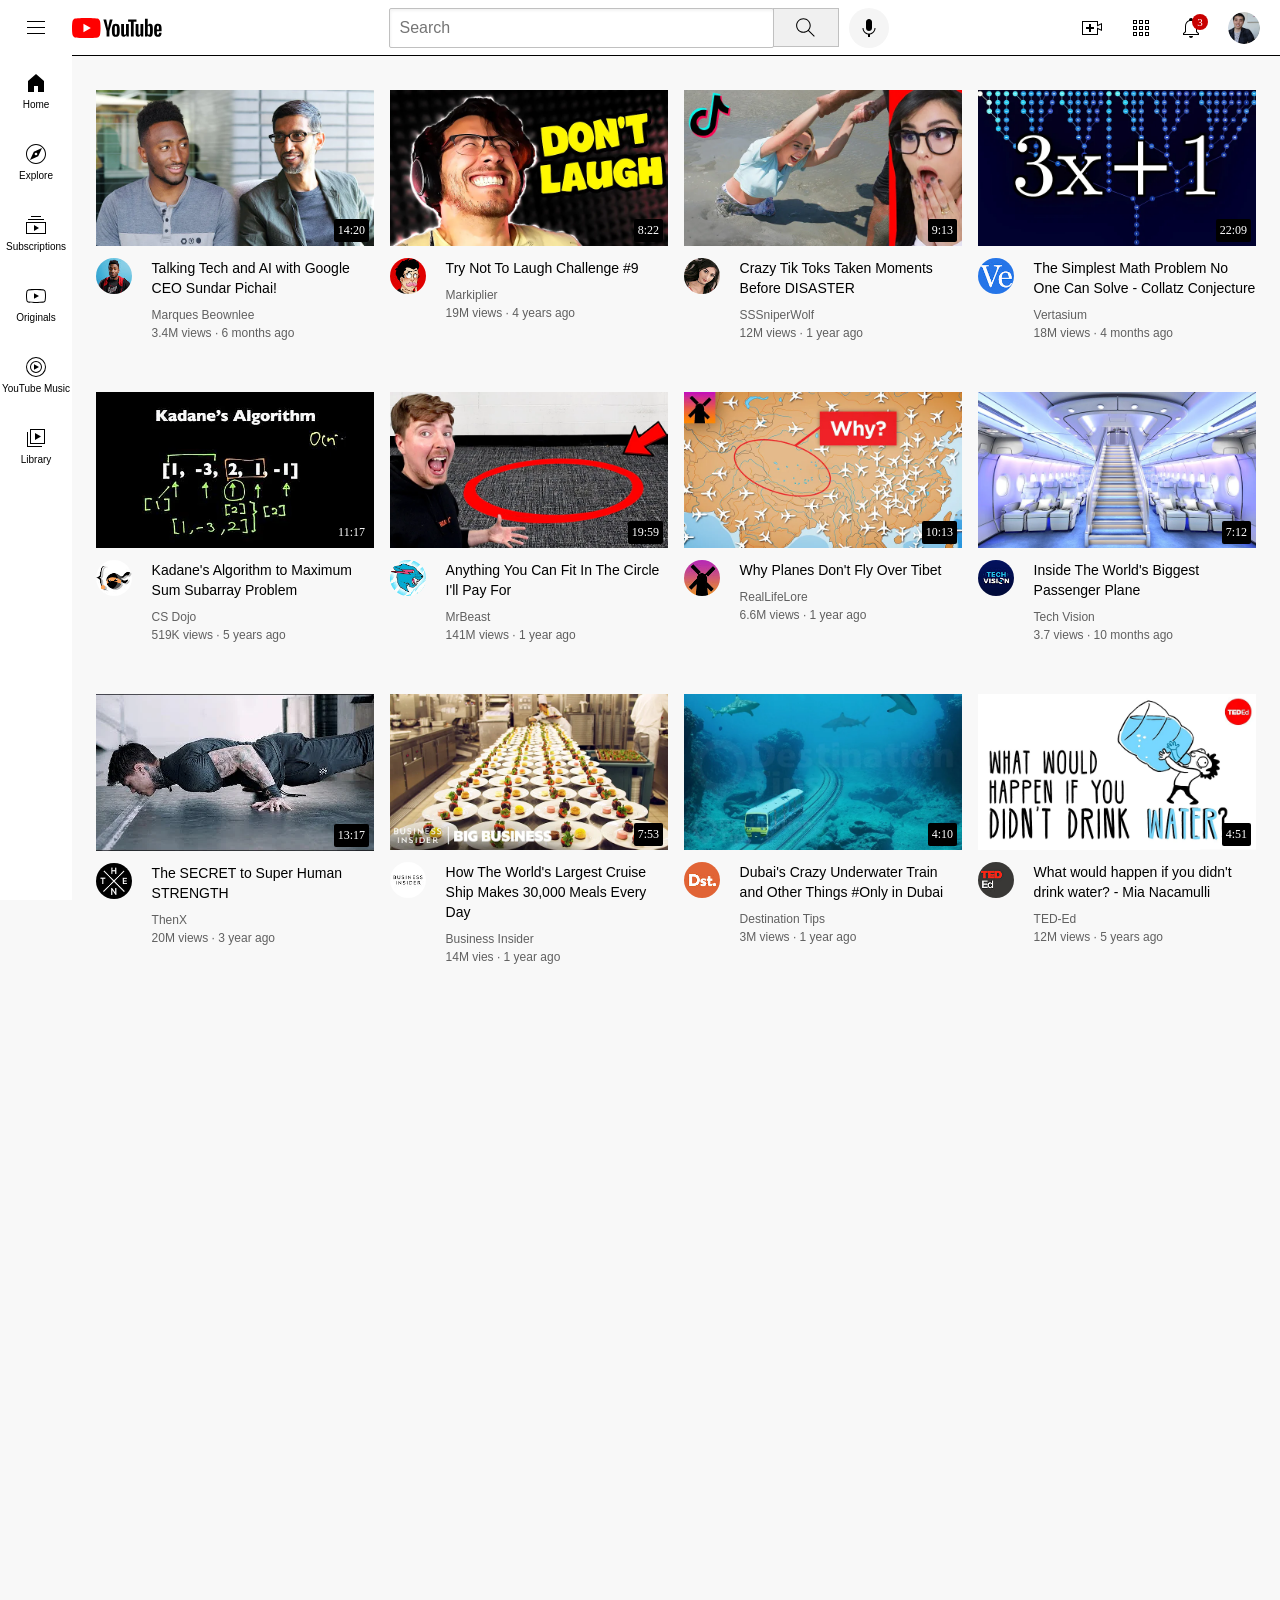
<file: index.html>
<!DOCTYPE html>
<html>
    <head>
        <link rel="preconnect" href="https://fonts.googleapis.com">
        <link rel="preconnect" href="https://fonts.gstatic.com" crossorigin>
        <link href="https://fonts.googleapis.com/css2?family=Montserrat:ital,wght@0,100..900;1,100..900&display=swap" rel="stylesheet">

        <title>youtube.com clone</title>
        <link rel="stylesheet" href="styles/general.css">
        <link rel="stylesheet" href="styles/header.css">
        <link rel="stylesheet" href="styles/video.css">
        <link rel="stylesheet" href="styles/sidebar.css">
    </head>
<!--Put position absolute inside position relative-->
    <body >
        <div class="header">
            <div class="left-section">
                <img class="hamburger-menu" src="icons/hamburger-menu.svg">
                <img class="youtube-logo" src="icons/youtube-logo.svg">
            </div>
            <div class="middle-section">
                <input class="search-bar" type="text" placeholder="Search">
                <button class="search-button">
                    <img class="search-icon" src="icons/search.svg">
                    <div class="tooltip">Search</div>
                </button>
                <button class="voice-search-button">
                    <img class="voice-search-icon" src="icons/voice-search-icon.svg">
                    <div class="tooltip">Search with your voice</div>
                </button>
            </div>
            <div class="right-section">
                <div class="upload-icon-container">
                    <img class="upload-icon" src="icons/upload.svg">
                    <div class="tooltip">Create</div>
                </div>
                <div class="youtube-apps-icon-container">
                    <img class="youtube-apps-icon" src="icons/youtube-apps.svg">
                    <div class="tooltip">YouTube apps</div>
                </div>
                <div class="notifications-icon-container">
                    <img class="notifications-icon" src="icons/notifications.svg">
                    <div class="notifications-count">3</div>
                    <div class="tooltip">Notifications</div>
                </div>
                <img class="current-user-picture" src="channel-pictures/my-channel.jpeg">
            </div>
        </div>

        <nav class="sidebar">
            <div class="sidebar-link">
                <img src="icons/home.svg">
                <div>Home</div>
            </div>
            <div class="sidebar-link">
                <img src="icons/explore.svg">
                <div>Explore</div>
            </div>
            <div class="sidebar-link">
                <img src="icons/subscriptions.svg">
                <div>Subscriptions</div>
            </div>
            <div class="sidebar-link">
                <img src="icons/originals.svg">
                <div>Originals</div>
            </div>
            <div class="sidebar-link">
                <img src="icons/youtube-music.svg">
                <div>YouTube Music</div>
            </div>
            <div class="sidebar-link">
                <img src="icons/library.svg">
                <div>Library</div>
            </div>
        </nav>

        <main>
            <section class="video-grid">
                <div class="video-preview">
                    <div class="thumbnail-row">
                        <a href="https://www.youtube.com/watch?v=n2RNcPRtAiY">
                            <img class="thumbnail" src="thumbnails/thumbnail-1.webp">
                        </a>
                        <div class="video-time">14&colon;20</div>
                    </div>
                    <div class="video-info-grid">
                        <div class="channel-picture">
                            <img class="profile-picture" src="channel-pictures/channel-1.jpeg">
                        </div>
                        <div class="video-info">
                            <p class="video-title">Talking Tech and AI with Google CEO Sundar Pichai!</p>
                            <p class="video-author">Marques Beownlee</p>
                            <p class="video-stats">3.4M views &#183; 6 months ago</p>
                        </div>
                    </div>
                </div>

                <div class="video-preview">
                    <div class="thumbnail-row">
                        <a href="https://www.youtube.com/watch?v=mP0RAo9SKZk">
                            <img class="thumbnail" src="thumbnails/thumbnail-2.webp" >
                        </a>
                        <div class="video-time">8&colon;22</div>
                    </div>
                    <div class="video-info-grid">
                        <div class="channel-picture">
                            <img class="profile-picture" src="channel-pictures/channel-2.jpeg">
                        </div>
                        <div class="video-info">
                            <p class="video-title">Try Not To Laugh Challenge #9</p>
                            <p class="video-author">Markiplier</p>
                            <p class="video-stats">19M views &#183; 4 years ago</p>
                        </div>  
                    </div>
                </div>

                <div class="video-preview">
                    <div class="thumbnail-row">
                        <a href="https://www.youtube.com/watch?v=FgjPQQeTh1w">
                            <img class="thumbnail" src="thumbnails/thumbnail-3.webp">
                        </a>
                        <div class="video-time">9&colon;13</div>
                    </div>
                    <div class="video-info-grid">
                        <div class="channel-picture">
                            <img class="profile-picture" src="channel-pictures/channel-3.jpeg">
                        </div>
                        <div class="video-info">
                            <p class="video-title">Crazy Tik Toks Taken Moments Before DISASTER</p>
                            <p class="video-author">SSSniperWolf</p>
                            <p class="video-stats">12M views &#183; 1 year ago</p>
                        </div>
                    </div>
                </div>

                <div class="video-preview">
                    <div class="thumbnail-row">
                        <a href="https://www.youtube.com/watch?v=094y1Z2wpJg">
                            <img class="thumbnail" src="thumbnails/thumbnail-4.webp">
                        </a>
                        <div class="video-time">22&colon;09</div>
                    </div>
                    <div class="video-info-grid">
                        <div class="channel-picture">
                            <img class="profile-picture" src="channel-pictures/channel-4.jpeg">
                        </div>
                        <div class="video-info">
                            <p class="video-title">The Simplest Math Problem No One Can Solve - Collatz Conjecture</p>
                            <p class="video-author">Vertasium</p>
                            <p class="video-stats">18M views &#183; 4 months ago</p>
                        </div>
                    </div>
                </div>

                <div class="video-preview">
                    <div class="thumbnail-row">
                        <a href="https://www.youtube.com/watch?v=86CQq3pKSUw">
                            <img class="thumbnail" src="thumbnails/thumbnail-5.webp">
                        </a>
                        <div class="video-time">11&colon;17</div>
                    </div>
                    <div class="video-info-grid">
                        <div class="channel-picture">
                            <img class="profile-picture" src="channel-pictures/channel-5.jpeg">
                        </div>
                        <div class="video-info">
                            <p class="video-title">Kadane's Algorithm to Maximum Sum Subarray Problem</p>
                            <p class="video-author">CS Dojo</p>
                            <p class="video-stats">519K views &#183; 5 years ago</p>
                        </div>
                    </div>
                </div>

                <div class="video-preview">
                    <div class="thumbnail-row">
                        <a href="https://www.youtube.com/watch?v=yXWw0_UfSFg">
                            <img class="thumbnail" src="thumbnails/thumbnail-6.webp">
                        </a>
                        <div class="video-time">19&colon;59</div>
                    </div>
                    <div class="video-info-grid">
                        <div class="channel-picture">
                            <img class="profile-picture" src="channel-pictures/channel-6.jpeg">
                        </div>
                        <div class="video-info">
                            <p class="video-title">Anything You Can Fit In The Circle I'll Pay For</p>
                            <p class="video-author">MrBeast</p>
                            <p class="video-stats">141M views &#183; 1 year ago</p>
                        </div>
                    </div>
                </div>

                <div class="video-preview">
                    <div class="thumbnail-row">
                        <a href="https://www.youtube.com/watch?v=fNVa1qMbF9Y">
                            <img class="thumbnail" src="thumbnails/thumbnail-7.webp">
                        </a>
                        <div class="video-time">10&colon;13</div>
                    </div>
                    <div class="video-info-grid">
                        <div class="channel-picture">
                            <img class="profile-picture" src="channel-pictures/channel-7.jpeg">
                        </div>
                        <div class="video-info">
                            <p class="video-title">Why Planes Don't Fly Over Tibet</p>
                            <p class="video-author">RealLifeLore</p>
                            <p class="video-stats">6.6M views &#183; 1 year ago</p>
                        </div>
                    </div>
                </div>

                <div class="video-preview">
                    <div class="thumbnail-row">
                        <a href="https://www.youtube.com/watch?v=lFm4EM1juls">
                            <img class="thumbnail" src="thumbnails/thumbnail-8.webp">
                        </a>
                        <div class="video-time">7&colon;12</div>
                    </div>
                    <div class="video-info-grid">
                        <div class="channel-picture">
                            <img class="profile-picture" src="channel-pictures/channel-8.jpeg">
                        </div>
                        <div class="video-info">
                            <p class="video-title">Inside The World's Biggest Passenger Plane</p>
                            <p class="video-author">Tech Vision</p>
                            <p class="video-stats">3.7 views &#183; 10 months ago</p>
                        </div>
                    </div>
                </div>

                <div class="video-preview">
                    <div class="thumbnail-row">
                        <a href="https://www.youtube.com/watch?v=ixmxOlcrlUc">
                            <img class="thumbnail" src="thumbnails/thumbnail-9.webp">
                        </a>
                        <div class="video-time">13&colon;17</div>
                    </div>
                    <div class="video-info-grid">
                        <div class="channel-picture">
                            <img class="profile-picture" src="channel-pictures/channel-9.jpeg">
                        </div>
                        <div class="video-info">
                            <p class="video-title">The SECRET to Super Human STRENGTH</p>
                            <p class="video-author">ThenX</p>
                            <p class="video-stats">20M views &#183; 3 year ago</p>
                        </div>
                    </div>
                </div>

                <div class="video-preview">
                    <div class="thumbnail-row">
                        <a href="https://www.youtube.com/watch?v=R2vXbFp5C9o">
                            <img class="thumbnail" src="thumbnails/thumbnail-10.webp">
                        </a>
                        <div class="video-time">7&colon;53</div>
                    </div>
                    <div class="video-info-grid">
                        <div class="channel-picture">
                            <img class="profile-picture" src="channel-pictures/channel-10.jpeg">
                        </div>
                        <div class="video-info">
                            <p class="video-title">How The World's Largest Cruise Ship Makes 30,000 Meals Every Day</p>
                            <p class="video-author">Business Insider</p>
                            <p class="video-stats">14M vies &#183; 1 year ago</p>
                        </div>
                    </div>
                </div>

                <div class="video-preview">
                    <div class="thumbnail-row">
                        <a href="https://www.youtube.com/watch?v=0nZuYyXET3s">
                            <img class="thumbnail" src="thumbnails/thumbnail-11.webp">
                        </a>
                        <div class="video-time">4&colon;10</div>
                    </div>
                    <div class="video-info-grid">
                        <div class="channel-picture">
                            <img class="profile-picture" src="channel-pictures/channel-11.jpeg">
                        </div>
                        <div class="video-info">
                            <p class="video-title">Dubai's Crazy Underwater Train and Other Things #Only in Dubai</p>
                            <p class="video-author">Destination Tips</p>
                            <p class="video-stats">3M views &#183; 1 year ago</p>
                        </div>
                    </div>
                </div>

                <div class="video-preview">
                    <div class="thumbnail-row">
                        <a href="https://www.youtube.com/watch?v=9iMGFqMmUFs">
                            <img class="thumbnail" src="thumbnails/thumbnail-12.webp">
                        </a>
                        <div class="video-time">4&colon;51</div>
                    </div>
                    <div class="video-info-grid">
                        <div class="channel-picture">
                            <img class="profile-picture" src="channel-pictures/channel-12.jpeg">
                        </div>
                        <div class="video-info">
                            <p class="video-title">What would happen if you didn't drink water? - Mia Nacamulli</p>
                            <p class="video-author">TED&hyphen;Ed</p>
                            <p class="video-stats">12M views &#183; 5 years ago</p>
                        </div> 
                    </div>
                </section>
            </main>
        </div>
    </body>
</html>
</file>
<file: styles/general.css>
p {
    font-family: Roboto, Arial;
    margin-top: 0;
    margin-bottom: 10;
}


/* This style below will be inherited */
body {
    font-family: Roboto Arial;
    margin: 0;
    padding-top: 90px;
    padding-left: 96px;
    padding-right: 24px;
    background-color: rgb(248, 248, 248);
    padding-bottom: 5000px;
}
</file>
<file: styles/header.css>
.header {
    height: 55px;
    display: flex;
    flex-direction: row;
    position: fixed;
    top: 0;
    background-color: white;
    left: 0;
    right: 0;
    border-bottom-width: 1px;
    border-bottom-style: solid;
    height: 55px;
    z-index: 100;
    justify-content: space-between;
}

.left-section {
    display: flex;
    align-items: center;
}

.hamburger-menu {
    height: 24px;
    margin-left: 24px;
    margin-right: 24px;
}

.youtube-logo {
    height: 20px;
}

.middle-section {
    flex: 1;
    margin-left: 70px;
    margin-right: 35px;
    max-width: 500px;
    display: flex;
    align-items: center;
}

.search-bar {
    flex: 1;
    height: 36px;
    padding-left: 10px;
    font-size: 16px;
    border: 1px solid rgb(192, 192, 192);
    border-radius: 2px;
    box-shadow: inset 1px 2px 3px rgba(0,0,0,0.05);
    width: 0;
}

.search-bar::placeholder {
    font-size: 16px;

}

.search-button {
    height: 39px;
    width: 66px;
    background-color: rgb(240, 240, 240);
    border-width: 1px;
    border-style: solid;
    border-color: rgb(192, 192, 192);
    margin-left: -1px;
    margin-right: 10px;
}

.search-button,
.voice-search-button,
.upload-icon-container,
.youtube-apps-icon-container,
.notifications-icon-container {
    display: flex;
    justify-content: center;
    align-items: center;
    position: relative;
}

.search-button .tooltip,
.voice-search-button .tooltip,
.upload-icon-container .tooltip,
.youtube-apps-icon-container .tooltip,
.notifications-icon-container .tooltip {
    position: absolute;
    background-color: grey;
    color: white;
    padding-top: 4px;
    padding-bottom: 4px;
    padding-left: 8px;
    padding-right: 8px;
    border-radius: 2px;
    font-size: 12px;
    bottom: -30px;
    opacity: 0;
    transition: opacity 0.15s;
    pointer-events: none;
    white-space: nowrap;
}

.search-button:hover .tooltip,
.voice-search-button:hover .tooltip,
.upload-icon-container:hover .tooltip,
.youtube-apps-icon-container:hover .tooltip,
.notifications-icon-container:hover .tooltip {
    opacity: 1;
}

.search-icon {
    height: 25px;
}

.voice-search-button {
    height: 40px;
    width: 40px;
    border-radius: 20px;
    border: none;
    background-color: rgb(245, 245, 245);
}

.voice-search-icon {
    height: 24px;
}

.right-section {
    display: flex;
    width: 180px;
    align-items: center;
    justify-content: space-between;
    margin-right: 20px;
    flex-shrink: 0;
}

.upload-icon {
    height: 24px;
}

.youtube-apps-icon {
    height: 24px;
}

.notifications-icon {
    height: 24px;
}

.notifications-icon-container {
    position: relative;
}

.notifications-count {
    position: absolute;
    font-size: 11px;
    padding-left: 5px;
    padding-right: 5px;
    padding-top: 2px;
    padding-bottom: 2px;
    top: -2px;
    right: -5px;
    background-color: rgb(200, 0, 0);
    color: white;;
    border-radius: 10px;
}

.current-user-picture {
    height: 32px;
    border-radius: 16px;
}
</file>
<file: styles/video.css>
.video-title {
    font-size: 14px;
    font-weight: 500;
    line-height: 20px;
    margin-bottom: 10px;
}
            
.profile-picture {
    width: 36px;
    border-radius: 50px;
}

.thumbnail {
    width: 100%;
}

.thumbnail-row {
    margin-bottom: 8px;
    position: relative;
}

.video-author,
.video-stats {
    font-size: 12px;
    color: rgb(96, 96, 96);
}

.video-author {
    margin-bottom: 4px;
}

.video-grid {
    display: grid;
    grid-template-columns: 1fr 1fr 1fr;
    row-gap: 40px;
    column-gap: 16px;
}

@media (max-width: 750px) {
    .video-grid {
        grid-template-columns: 1fr 1fr;
    }
}

@media (max-width: 751px) and (min-width: 999px) {
    .video-grid {
        grid-template-columns: 1fr 1fr 1fr;
    }
}

@media (min-width: 1000px) {
    .video-grid {
        grid-template-columns: 1fr 1fr 1fr 1fr;
    }
}

.video-info-grid {
    display: grid;
    grid-template-columns: 1fr 4fr;
}

.video-time {
    background-color: black;
    color: white;
    position: absolute;
    right: 5px;
    bottom: 8px;
    font-size: 12px;
    font-weight: 500;
    padding: 4px;
    border-radius: 2px;
}
</file>
<file: styles/sidebar.css>
.sidebar {
    position: fixed;
    left: 0;
    bottom: 0;
    top: 55px;
    background-color: white;
    width: 72px;
    z-index: 200;
}

.sidebar-link {
    height: 71px;
    display: flex;
    flex-direction: column;
    justify-content: center;
    align-items: center;
    cursor: pointer;
}

.sidebar-link:hover {
    background-color: rgb(235, 235, 235);
}

.sidebar-link img {
    height: 24px;
}

.sidebar-link div {
    font-family: Roboto, Arial;
    margin-top: 4px;
    font-size: 10px;
}
</file>
